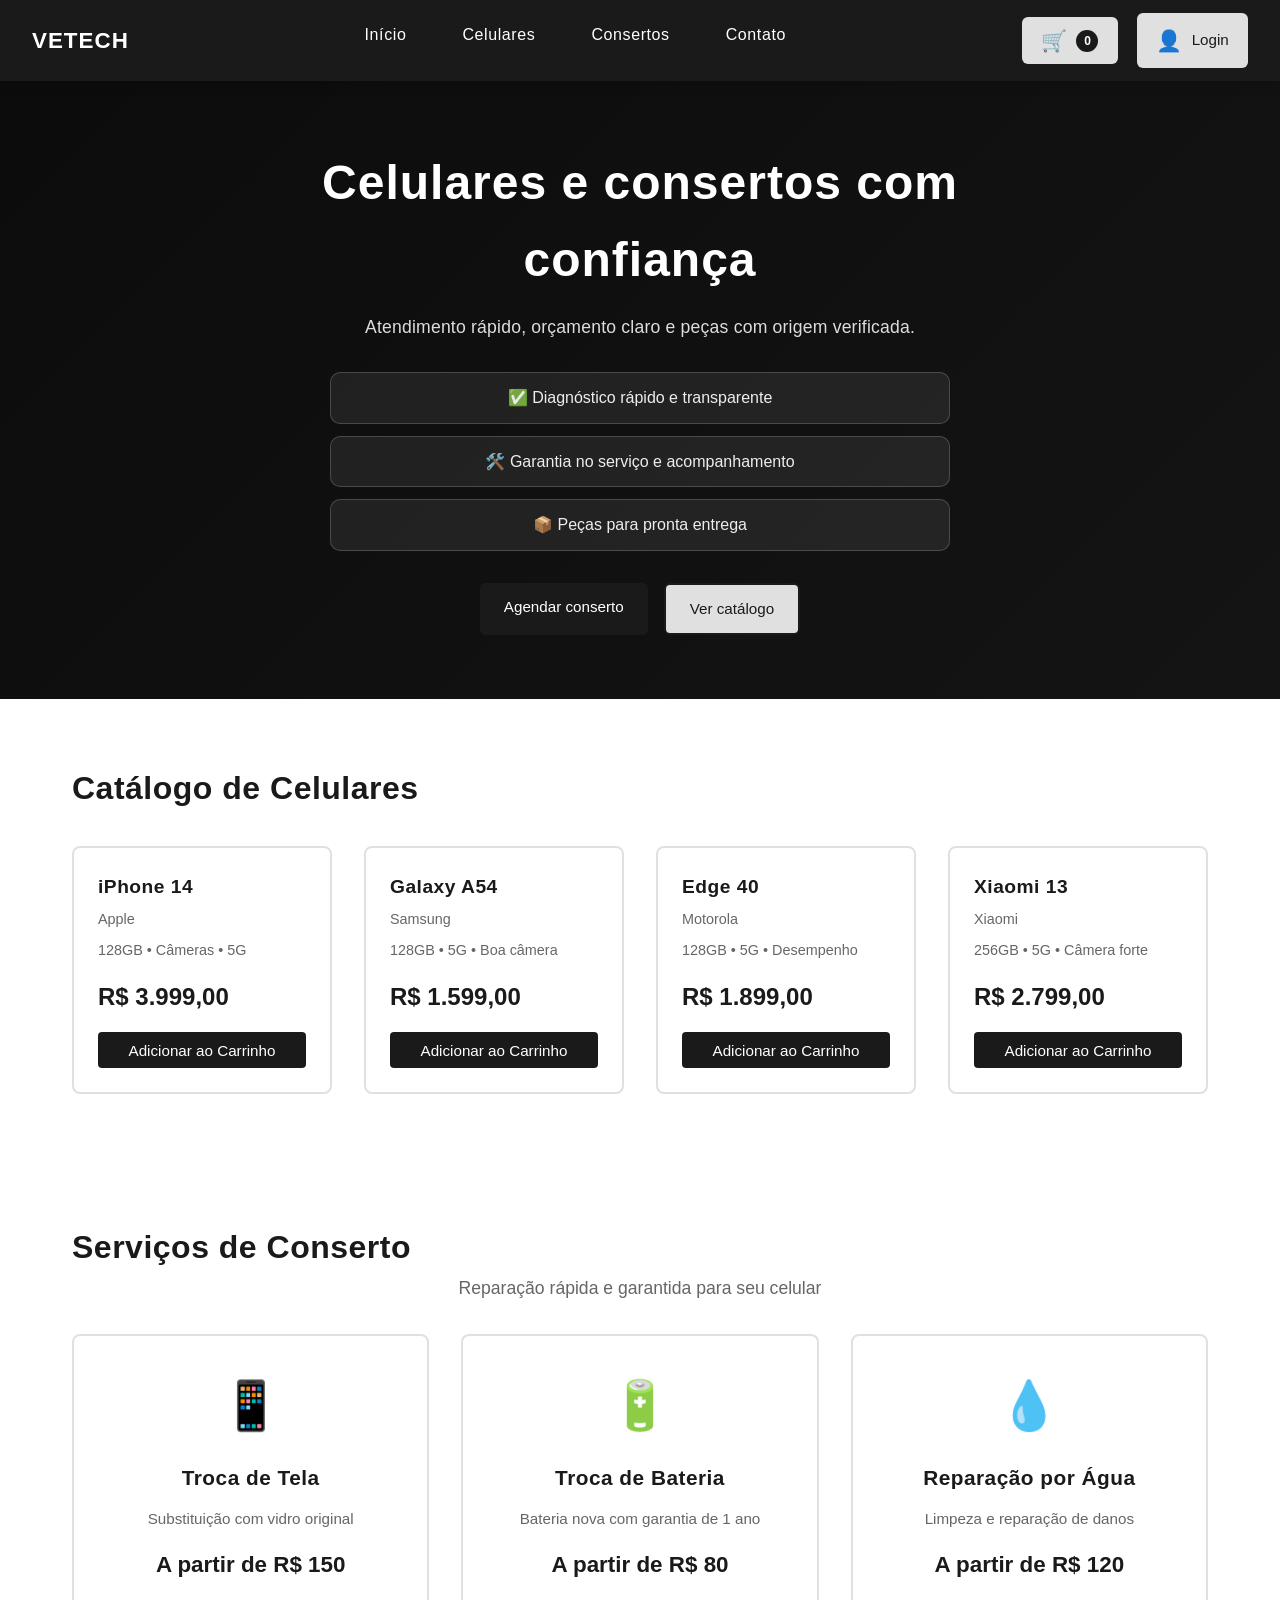
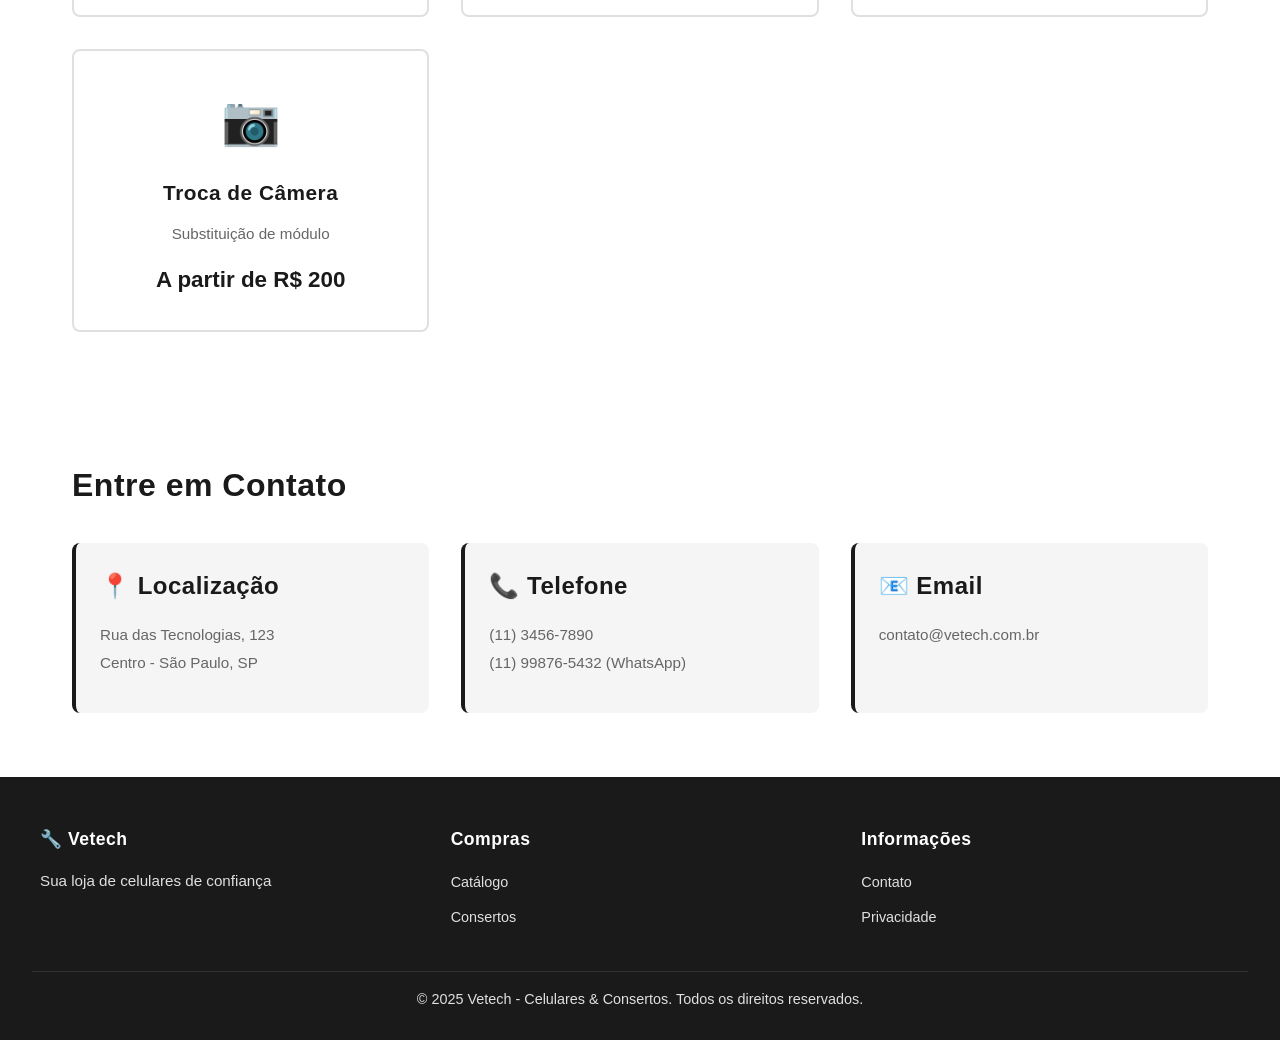
<file: index.html>
<!DOCTYPE html>
<html lang="pt-BR">
<head>
    <meta charset="UTF-8">
    <meta name="viewport" content="width=device-width, initial-scale=1.0">
    <title>Vetech - Celulares e Consertos</title>
    <link rel="stylesheet" href="style.css">
    <link rel="stylesheet" href="style-catalogo.css">
</head>
<body>
    <!-- HEADER / NAVBAR -->
    <header class="header">
        <nav class="navbar">
            <div class="navbar-brand">
                <a href="#home" class="logo-link">
                    <span class="marca-nome">VETECH</span>
                </a>
            </div>

            <ul class="navbar-menu">
                <li><a href="#home" class="nav-link">Início</a></li>
                <li><a href="#celulares" class="nav-link">Celulares</a></li>
                <li><a href="#consertos" class="nav-link">Consertos</a></li>
                <li><a href="#contato" class="nav-link">Contato</a></li>
            </ul>

            <div class="navbar-actions">
                <button class="btn-carrinho" id="btn-carrinho" type="button" title="Carrinho">
                    <span class="icone-carrinho">🛒</span>
                    <span class="carrinho-count">0</span>
                </button>
                <a class="btn-login" href="#login" role="button" aria-label="Ir para entrar">
                    <span class="icone-login">👤</span>
                    <span class="texto-login">Login</span>
                </a>
            </div>
        </nav>
    </header>

    <!-- HERO SECTION -->
    <section class="hero" id="home">
        <div class="hero-overlay"></div>
        <div class="hero-content">
            <h2 class="hero-title">Celulares e consertos com confiança</h2>
            <p class="hero-subtitle">Atendimento rápido, orçamento claro e peças com origem verificada.</p>
            <ul class="hero-destaques">
                <li class="hero-destaque">✅ Diagnóstico rápido e transparente</li>
                <li class="hero-destaque">🛠️ Garantia no serviço e acompanhamento</li>
                <li class="hero-destaque">📦 Peças para pronta entrega</li>
            </ul>
            <div class="hero-buttons">
                <a href="#consertos" class="btn btn-primary">Agendar conserto</a>
                <a href="#celulares" class="btn btn-secondary">Ver catálogo</a>
            </div>
        </div>
    </section>

    <!-- SEÇÃO CELULARES -->
    <section class="content-section" id="celulares">
        <div class="section-header">
            <h2 class="section-title">Catálogo de Celulares</h2>
        </div>

        <div class="produtos-grid">
            <div class="produto-card" data-preco="3999">
                <div class="produto-info">
                    <h3 class="produto-nome">iPhone 14</h3>
                    <p class="produto-marca">Apple</p>
                    <p class="produto-descricao">128GB • Câmeras • 5G</p>
                    <div class="produto-preco">R$ 3.999,00</div>
                    <button class="btn btn-comprar">Adicionar ao Carrinho</button>
                </div>
            </div>

            <div class="produto-card" data-preco="1599">
                <div class="produto-info">
                    <h3 class="produto-nome">Galaxy A54</h3>
                    <p class="produto-marca">Samsung</p>
                    <p class="produto-descricao">128GB • 5G • Boa câmera</p>
                    <div class="produto-preco">R$ 1.599,00</div>
                    <button class="btn btn-comprar">Adicionar ao Carrinho</button>
                </div>
            </div>

            <div class="produto-card" data-preco="1899">
                <div class="produto-info">
                    <h3 class="produto-nome">Edge 40</h3>
                    <p class="produto-marca">Motorola</p>
                    <p class="produto-descricao">128GB • 5G • Desempenho</p>
                    <div class="produto-preco">R$ 1.899,00</div>
                    <button class="btn btn-comprar">Adicionar ao Carrinho</button>
                </div>
            </div>

            <div class="produto-card" data-preco="2799">
                <div class="produto-info">
                    <h3 class="produto-nome">Xiaomi 13</h3>
                    <p class="produto-marca">Xiaomi</p>
                    <p class="produto-descricao">256GB • 5G • Câmera forte</p>
                    <div class="produto-preco">R$ 2.799,00</div>
                    <button class="btn btn-comprar">Adicionar ao Carrinho</button>
                </div>
            </div>
        </div>
    </section>

    <!-- SEÇÃO CONSERTOS -->
    <section class="content-section servicos-section" id="consertos">
        <h2 class="section-title">Serviços de Conserto</h2>
        <p class="section-descricao">Reparação rápida e garantida para seu celular</p>

        <div class="servicos-grid">
            <div class="servico-card">
                <div class="servico-icone">📱</div>
                <h3 class="servico-nome">Troca de Tela</h3>
                <p class="servico-descricao">Substituição com vidro original</p>
                <div class="servico-preco">A partir de R$ 150</div>
            </div>

            <div class="servico-card">
                <div class="servico-icone">🔋</div>
                <h3 class="servico-nome">Troca de Bateria</h3>
                <p class="servico-descricao">Bateria nova com garantia de 1 ano</p>
                <div class="servico-preco">A partir de R$ 80</div>
            </div>

            <div class="servico-card">
                <div class="servico-icone">💧</div>
                <h3 class="servico-nome">Reparação por Água</h3>
                <p class="servico-descricao">Limpeza e reparação de danos</p>
                <div class="servico-preco">A partir de R$ 120</div>
            </div>

            <div class="servico-card">
                <div class="servico-icone">📷</div>
                <h3 class="servico-nome">Troca de Câmera</h3>
                <p class="servico-descricao">Substituição de módulo</p>
                <div class="servico-preco">A partir de R$ 200</div>
            </div>
        </div>
    </section>

    <!-- SEÇÃO CONTATO -->
    <section class="content-section contato-section" id="contato">
        <h2 class="section-title">Entre em Contato</h2>
        <div class="contato-grid">
            <div class="contato-info">
                <h3>📍 Localização</h3>
                <p>Rua das Tecnologias, 123<br>Centro - São Paulo, SP</p>
            </div>

            <div class="contato-info">
                <h3>📞 Telefone</h3>
                <p>(11) 3456-7890<br>(11) 99876-5432 (WhatsApp)</p>
            </div>

            <div class="contato-info">
                <h3>📧 Email</h3>
                <p>contato@vetech.com.br</p>
            </div>
        </div>
    </section>

    <!-- MODAL CARRINHO -->
    <div class="modal" id="modal-carrinho">
        <div class="modal-content">
            <div class="modal-header">
                <h2>Seu Carrinho</h2>
                <button class="btn-fechar" id="btn-fechar-carrinho">&times;</button>
            </div>
            <div class="modal-body" id="carrinho-items">
                <p class="carrinho-vazio">Seu carrinho está vazio</p>
            </div>
            <div class="modal-footer">
                <div class="carrinho-total">
                    <strong>Total:</strong> <span id="total-preco">R$ 0,00</span>
                </div>
                <button class="btn btn-primary btn-checkout">Finalizar Compra</button>
            </div>
        </div>
    </div>

    <!-- FOOTER -->
    <footer class="footer">
        <div class="footer-content">
            <div class="footer-section">
                <h4>🔧 Vetech</h4>
                <p>Sua loja de celulares de confiança</p>
            </div>

            <div class="footer-section">
                <h4>Compras</h4>
                <ul>
                    <li><a href="#celulares">Catálogo</a></li>
                    <li><a href="#consertos">Consertos</a></li>
                </ul>
            </div>

            <div class="footer-section">
                <h4>Informações</h4>
                <ul>
                    <li><a href="#contato">Contato</a></li>
                    <li><a href="#">Privacidade</a></li>
                </ul>
            </div>
        </div>
        <p class="footer-bottom">© 2025 Vetech - Celulares & Consertos. Todos os direitos reservados.</p>
    </footer>

    <script src="script.js"></script>
</body>
</html>
</file>
<file: style.css>
:root {
    --preto: #1a1a1a;
    --branco: #ffffff;
    --cinza-light: #f5f5f5;
    --cinza-medium: #e0e0e0;
    --cinza-dark: #666666;
    --font-principal: -apple-system, BlinkMacSystemFont, 'Segoe UI', 'Roboto', sans-serif;
}

* {
    margin: 0;
    padding: 0;
    box-sizing: border-box;
}

html {
    scroll-behavior: smooth;
}

body {
    font-family: var(--font-principal);
    background-color: var(--branco);
    color: var(--preto);
    line-height: 1.6;
}

h1, h2, h3, h4, h5, h6 {
    font-weight: 600;
    margin-bottom: 1rem;
    color: var(--preto);
    letter-spacing: 0.5px;
}

h1 { font-size: 2.5rem; }
h2 { font-size: 2rem; }
h3 { font-size: 1.5rem; }
h4 { font-size: 1.25rem; }

p {
    margin-bottom: 0.8rem;
    color: var(--cinza-dark);
    font-size: 0.95rem;
}

a {
    color: var(--preto);
    text-decoration: none;
    transition: all 0.3s ease;
}

a:hover {
    opacity: 0.7;
}

.btn {
    padding: 0.75rem 1.5rem;
    border: none;
    border-radius: 6px;
    cursor: pointer;
    font-size: 0.95rem;
    font-weight: 500;
    transition: all 0.3s ease;
    display: inline-block;
    text-align: center;
    font-family: var(--font-principal);
}

.btn-primary {
    background-color: var(--preto);
    color: var(--branco);
}

.btn-primary:hover {
    background-color: #2d2d2d;
    transform: translateY(-2px);
    box-shadow: 0 4px 12px rgba(0, 0, 0, 0.2);
}

.btn-secondary {
    background-color: var(--cinza-medium);
    color: var(--preto);
    border: 2px solid var(--preto);
}

.btn-secondary:hover {
    background-color: var(--preto);
    color: var(--branco);
}

.btn-comprar {
    background-color: var(--preto);
    color: var(--branco);
    width: 100%;
    padding: 0.6rem;
    border-radius: 4px;
    border: none;
    cursor: pointer;
    font-weight: 500;
}

.btn-comprar:hover {
    background-color: #2d2d2d;
    box-shadow: 0 2px 8px rgba(0, 0, 0, 0.15);
}

/* HEADER E NAVBAR */
.header {
    background-color: var(--preto);
    padding: 0.8rem 0;
    position: sticky;
    top: 0;
    z-index: 100;
    box-shadow: 0 2px 12px rgba(0, 0, 0, 0.2);
}

.navbar {
    display: flex;
    justify-content: space-between;
    align-items: center;
    max-width: 1400px;
    margin: 0 auto;
    padding: 0 2rem;
    gap: 3rem;
}

.navbar-brand {
    display: flex;
    align-items: center;
    flex-shrink: 0;
}

.logo-link {
    display: flex;
    align-items: center;
    gap: 1.2rem;
    transition: all 0.3s ease;
}

.logo-link:hover {
    opacity: 0.9;
    transform: scale(1.02);
}

.marca-nome {
    color: var(--branco);
    font-size: 1.4rem;
    font-weight: 700;
    letter-spacing: 1px;
    text-transform: uppercase;
}

.navbar-menu {
    display: flex;
    list-style: none;
    gap: 3.5rem;
    flex: 1;
    justify-content: center;
}

.navbar-menu li {
    position: relative;
}

.nav-link {
    color: var(--branco);
    font-weight: 500;
    font-size: 1rem;
    letter-spacing: 0.6px;
    padding-bottom: 0.5rem;
    border-bottom: 3px solid transparent;
    transition: all 0.3s ease;
    display: block;
}

.nav-link:hover {
    border-bottom-color: var(--branco);
}

.navbar-actions {
    display: flex;
    gap: 1.2rem;
    align-items: center;
    flex-shrink: 0;
}

.btn-carrinho,
.btn-login {
    background-color: var(--cinza-medium);
    color: var(--preto);
    border: none;
    padding: 0.7rem 1.2rem;
    border-radius: 6px;
    cursor: pointer;
    font-weight: 500;
    transition: all 0.3s ease;
    font-family: var(--font-principal);
    font-size: 0.95rem;
    display: flex;
    align-items: center;
    gap: 0.6rem;
}

.btn-carrinho:hover,
.btn-login:hover {
    background-color: var(--branco);
    box-shadow: 0 3px 10px rgba(255, 255, 255, 0.25);
    transform: translateY(-2px);
}

.icone-carrinho,
.icone-login {
    font-size: 1.3rem;
}

.carrinho-count {
    background-color: var(--preto);
    color: var(--branco);
    border-radius: 50%;
    width: 22px;
    height: 22px;
    display: flex;
    align-items: center;
    justify-content: center;
    font-size: 0.75rem;
    font-weight: 700;
}

/* HERO */
.hero {
    background: linear-gradient(135deg, var(--preto) 0%, #2d2d2d 100%);
    color: var(--branco);
    padding: 4rem 2rem;
    display: flex;
    align-items: center;
    justify-content: center;
    min-height: 500px;
    position: relative;
    overflow: hidden;
}

.hero-overlay {
    position: absolute;
    top: 0;
    left: 0;
    right: 0;
    bottom: 0;
    background: linear-gradient(180deg, rgba(0,0,0,0.55), rgba(0,0,0,0.55));
    z-index: 1;
}

.hero-content {
    text-align: center;
    max-width: 720px;
    position: relative;
    z-index: 2;
    padding: 0 1rem;
}

.hero-title {
    font-size: 3rem;
    margin-bottom: 0.9rem;
    color: var(--branco);
    font-weight: 700;
    letter-spacing: 1px;
}

.hero-subtitle {
    font-size: 1.1rem;
    margin: 0 auto 1.8rem;
    max-width: 620px;
    color: rgba(255, 255, 255, 0.86);
    line-height: 1.7;
    letter-spacing: 0.2px;
}

.hero-destaques {
    list-style: none;
    margin: 1.5rem auto 2rem;
    padding: 0;
    max-width: 620px;
    display: grid;
    gap: 0.75rem;
}

.hero-destaque {
    background: rgba(255, 255, 255, 0.08);
    border: 1px solid rgba(255, 255, 255, 0.18);
    padding: 0.75rem 1rem;
    border-radius: 10px;
    color: rgba(255, 255, 255, 0.92);
}

.hero-buttons {
    display: flex;
    gap: 1rem;
    justify-content: center;
    flex-wrap: wrap;
}

/* SEÇÕES */
.content-section {
    padding: 4rem 2rem;
    max-width: 1200px;
    margin: 0 auto;
}

.content-section:nth-child(even) {
    background-color: var(--cinza-light);
}

.section-header {
    display: flex;
    justify-content: space-between;
    align-items: center;
    margin-bottom: 2rem;
    flex-wrap: wrap;
    gap: 1rem;
}

.section-title {
    font-size: 2rem;
    color: var(--preto);
    font-weight: 700;
    margin-bottom: 0;
    letter-spacing: 0.5px;
}

.section-descricao {
    text-align: center;
    color: var(--cinza-dark);
    font-size: 1.1rem;
    margin-bottom: 2rem;
}

/* PRODUTOS */
.produtos-grid {
    display: grid;
    grid-template-columns: repeat(auto-fill, minmax(250px, 1fr));
    gap: 2rem;
}

.produto-card {
    background-color: var(--branco);
    border: 2px solid var(--cinza-medium);
    border-radius: 8px;
    overflow: hidden;
    transition: all 0.3s ease;
    display: flex;
    flex-direction: column;
}

.produto-card:hover {
    border-color: var(--preto);
    box-shadow: 0 8px 20px rgba(0, 0, 0, 0.1);
    transform: translateY(-5px);
}

.produto-info {
    padding: 1.5rem;
    flex-grow: 1;
    display: flex;
    flex-direction: column;
}

.produto-nome {
    font-size: 1.2rem;
    font-weight: 600;
    margin-bottom: 0.3rem;
    color: var(--preto);
}

.produto-marca {
    color: var(--cinza-dark);
    font-size: 0.9rem;
    margin-bottom: 0.5rem;
}

.produto-descricao {
    color: var(--cinza-dark);
    font-size: 0.9rem;
    margin-bottom: 1rem;
    flex-grow: 1;
}

.produto-preco {
    font-size: 1.5rem;
    font-weight: 700;
    color: var(--preto);
    margin-bottom: 1rem;
}

/* SERVIÇOS */
.servicos-section {
    background-color: var(--branco) !important;
}

.servicos-grid {
    display: grid;
    grid-template-columns: repeat(auto-fit, minmax(280px, 1fr));
    gap: 2rem;
    margin-top: 2rem;
}

.servico-card {
    background-color: var(--branco);
    border: 2px solid var(--cinza-medium);
    border-radius: 8px;
    padding: 2rem;
    text-align: center;
    transition: all 0.3s ease;
    display: flex;
    flex-direction: column;
    align-items: center;
}

.servico-card:hover {
    border-color: var(--preto);
    box-shadow: 0 8px 20px rgba(0, 0, 0, 0.1);
    transform: translateY(-5px);
}

.servico-icone {
    font-size: 3rem;
    margin-bottom: 1rem;
}

.servico-nome {
    font-size: 1.3rem;
    font-weight: 600;
    margin-bottom: 0.8rem;
    color: var(--preto);
}

.servico-descricao {
    color: var(--cinza-dark);
    margin-bottom: 1rem;
    font-size: 0.95rem;
}

.servico-preco {
    font-size: 1.4rem;
    font-weight: 700;
    color: var(--preto);
}

/* CONTATO */
.contato-section {
    background-color: var(--branco) !important;
}

.contato-grid {
    display: grid;
    grid-template-columns: repeat(auto-fit, minmax(250px, 1fr));
    gap: 2rem;
    margin-top: 2rem;
}

.contato-info {
    background-color: var(--cinza-light);
    padding: 1.5rem;
    border-radius: 8px;
    border-left: 4px solid var(--preto);
}

.contato-info h3 {
    color: var(--preto);
    margin-bottom: 1rem;
}

.contato-info p {
    color: var(--cinza-dark);
    line-height: 1.8;
}

/* MODAL */
.modal {
    display: none;
    position: fixed;
    top: 0;
    left: 0;
    right: 0;
    bottom: 0;
    background-color: rgba(0, 0, 0, 0.6);
    z-index: 1000;
    align-items: center;
    justify-content: center;
}

.modal.ativo {
    display: flex;
}

.modal-content {
    background-color: var(--branco);
    border-radius: 8px;
    width: 90%;
    max-width: 600px;
    max-height: 80vh;
    display: flex;
    flex-direction: column;
}

.modal-header {
    display: flex;
    justify-content: space-between;
    align-items: center;
    padding: 1.5rem;
    border-bottom: 2px solid var(--cinza-medium);
}

.modal-header h2 {
    margin-bottom: 0;
}

.modal-body {
    flex: 1;
    overflow-y: auto;
    padding: 1.5rem;
    color: var(--cinza-dark);
}

.modal-footer {
    border-top: 2px solid var(--cinza-medium);
    padding: 1.5rem;
    display: flex;
    justify-content: space-between;
    align-items: center;
}

.carrinho-total {
    font-size: 1.25rem;
    color: var(--preto);
    font-weight: 600;
}

.btn-checkout {
    flex: 1;
    margin-left: 1rem;
}

.btn-fechar {
    background: none;
    border: none;
    font-size: 1.8rem;
    cursor: pointer;
    color: var(--preto);
}

/* FOOTER */
.footer {
    background-color: var(--preto);
    color: var(--branco);
    padding: 3rem 2rem 1rem;
}

.footer-content {
    max-width: 1200px;
    margin: 0 auto 2rem;
    display: grid;
    grid-template-columns: repeat(auto-fit, minmax(200px, 1fr));
    gap: 2rem;
}

.footer-section h4 {
    color: var(--branco);
    margin-bottom: 1rem;
    font-size: 1.1rem;
}

.footer-section p {
    color: var(--cinza-medium);
}

.footer-section ul {
    list-style: none;
}

.footer-section ul li {
    margin-bottom: 0.6rem;
}

.footer-section a {
    color: var(--cinza-medium);
    transition: all 0.3s ease;
    font-size: 0.9rem;
}

.footer-section a:hover {
    color: var(--branco);
}

.footer-bottom {
    text-align: center;
    padding-top: 1rem;
    border-top: 1px solid rgba(255, 255, 255, 0.1);
    color: var(--cinza-medium);
    font-size: 0.9rem;
}

/* RESPONSIVO */
@media (max-width: 768px) {
    .navbar {
        flex-direction: column;
        gap: 1rem;
        padding: 1rem;
    }

    .navbar-menu {
        gap: 1.5rem;
        font-size: 0.9rem;
    }

    .hero-title {
        font-size: 2rem;
    }

    .hero-subtitle {
        font-size: 1rem;
    }

    .produtos-grid {
        grid-template-columns: repeat(auto-fill, minmax(200px, 1fr));
        gap: 1.5rem;
    }

    .modal-footer {
        flex-direction: column;
        gap: 1rem;
    }

    .btn-checkout {
        margin-left: 0;
    }
}

@media (max-width: 480px) {
    .navbar-menu {
        display: none;
    }

    .hero-title {
        font-size: 1.5rem;
    }

    .section-title {
        font-size: 1.5rem;
    }

    .produtos-grid {
        grid-template-columns: 1fr;
    }
}
</file>
<file: style-catalogo.css>
/* Estilos adicionais para catálogo */

.catalogo-detalhes {
    margin: -0.8rem 0 1.8rem;
}

.catalogo-note {
    margin-top: 0.6rem;
    color: rgba(0,0,0,0.58);
    font-size: 0.95rem;
}
</file>
